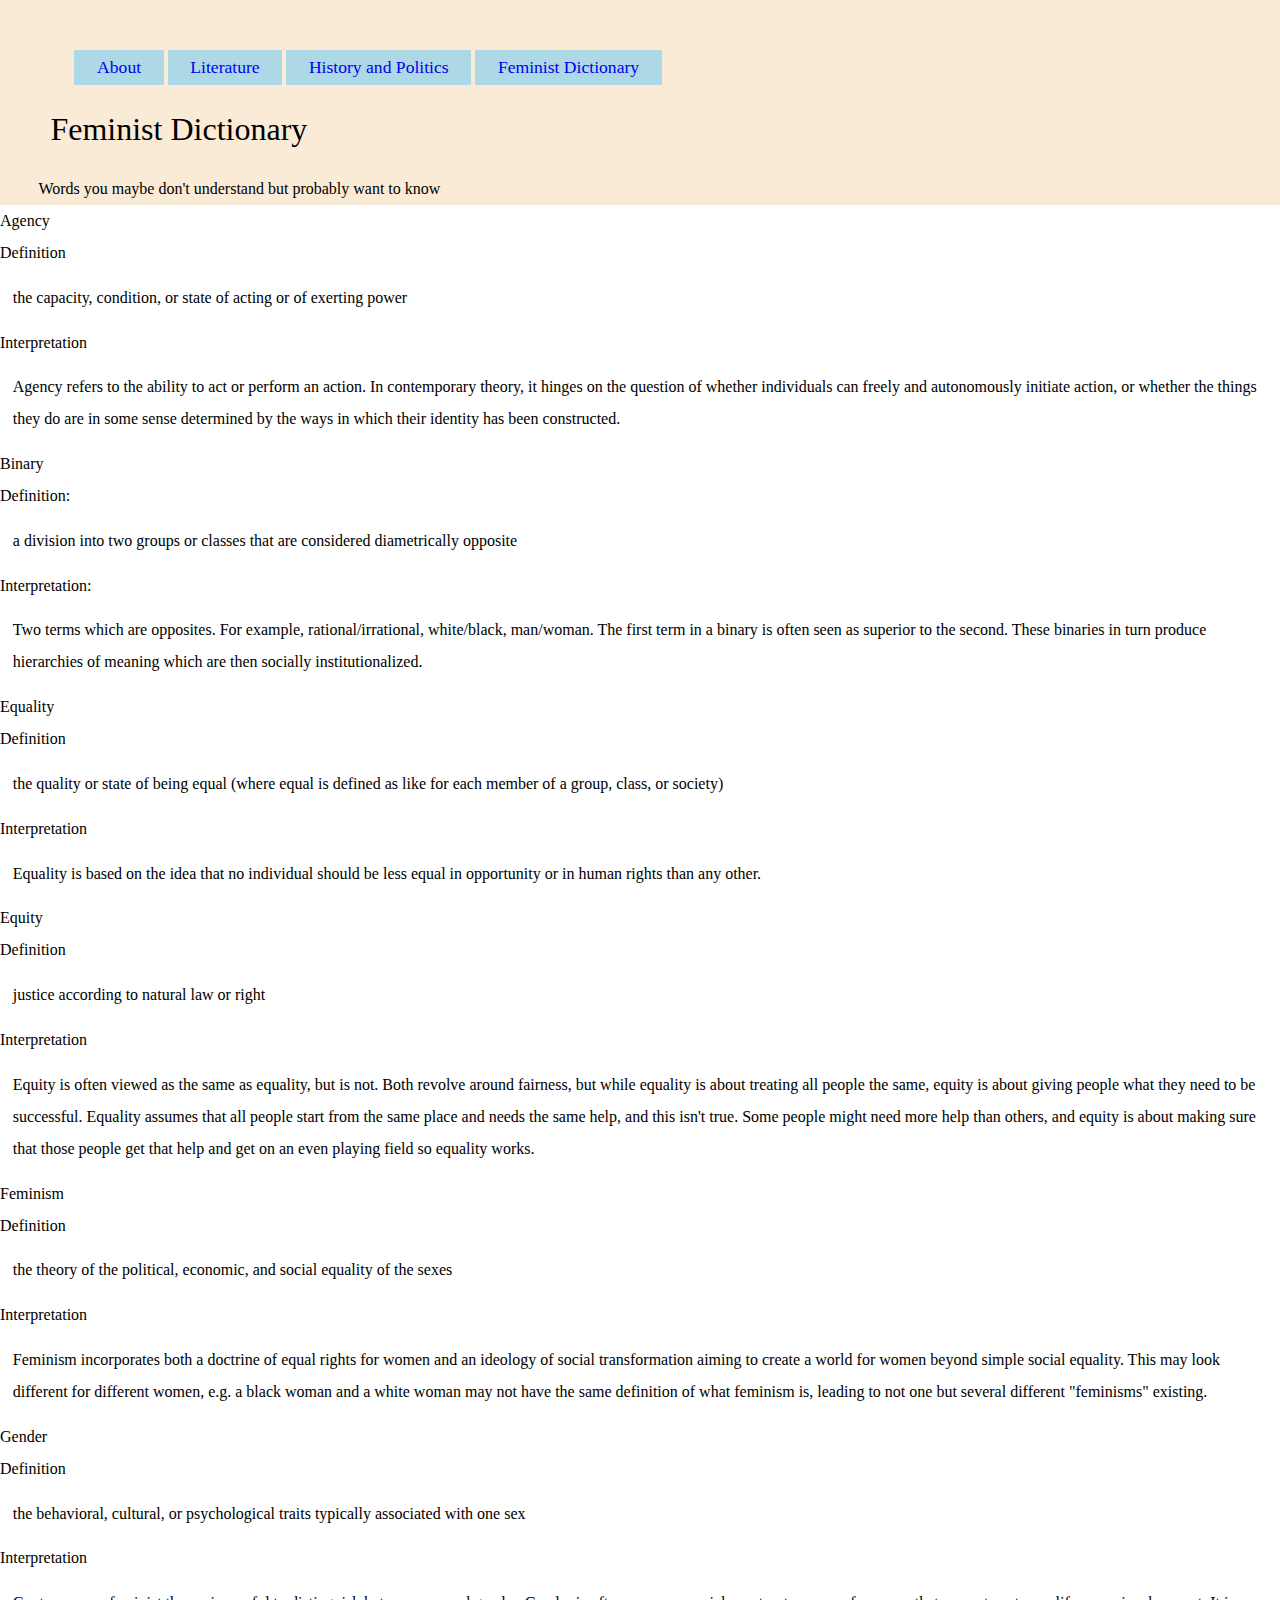
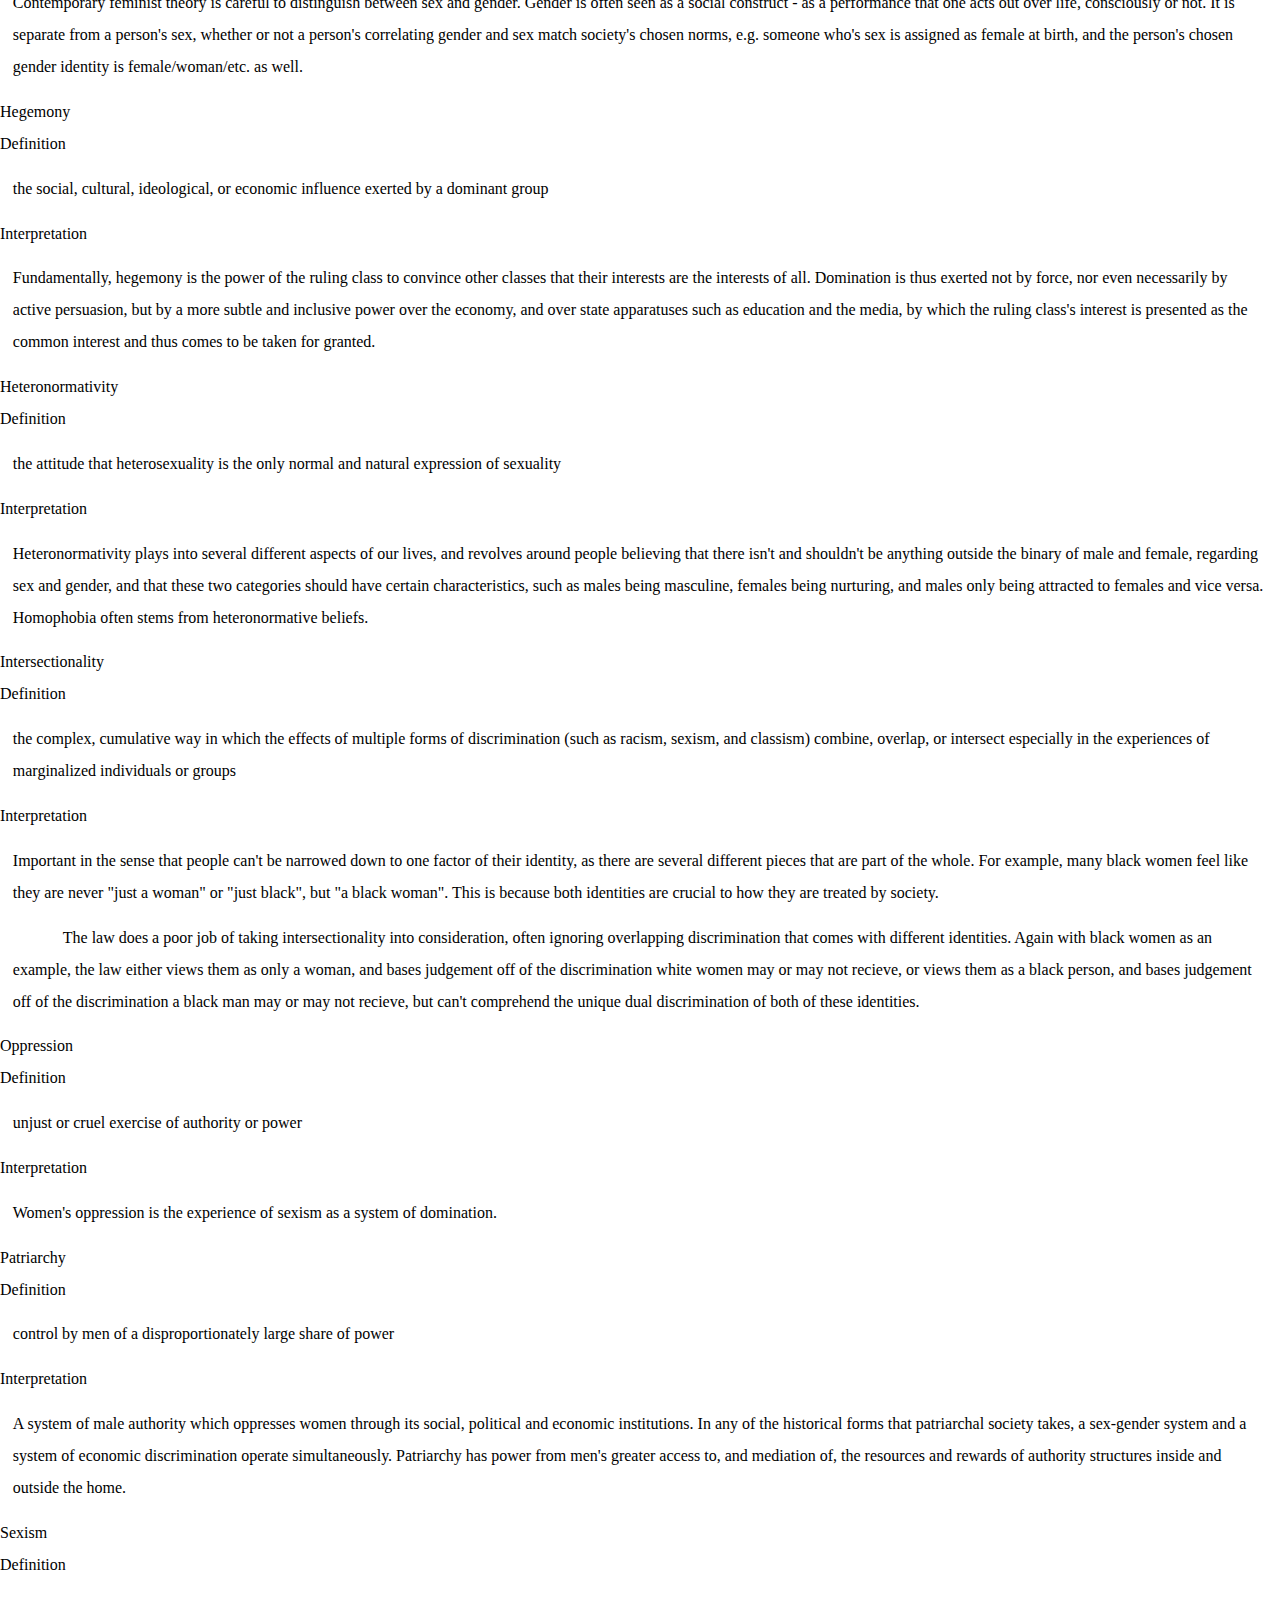
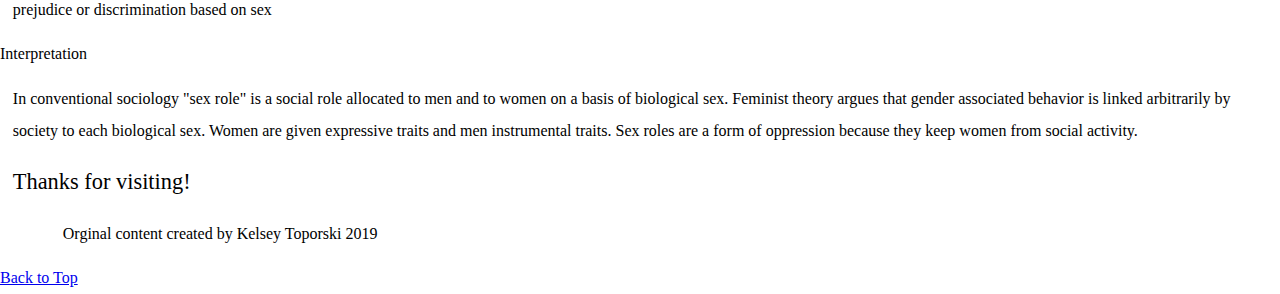
<file: femdict.html>
<!DOCTYPE html>
<html lang="en">
<head>
  <meta charset="UTF-8">

  <meta name="viewport" content="width=device-width, initial-scale=1.0">

  <!-- connects to the stylesheets -->
  <link rel="stylesheet" href="css/reset.css">
  <link rel="stylesheet" href="css/style.css">

  <!-- connect to a Google font -->  
  <!-- connect to a Font Aweseom font -->
  <!-- connect to a favicon -->

  <title>Women's Web - Dictionary</title>
</head>

<body>
  <header>
    <nav>
        <ul>
          <li><a href="index.html">About</a></li>
          <li><a href="literature.html">Literature</a></li>
          <li><a href="history.html">History and Politics</a></li>
          <li><a href="femdict.html">Feminist Dictionary</a></li>
        </ul>
    </nav>
      <!-- definitions from meriam webster -->
      <!-- interpretations from
            The Dictionary of Feminist Theory - Maggie Humm,
            Key Concepts In Post-Colonial Studies - Ashcroft, Bill, Gareth Griffiths, and Helen Tiffin,
            or myself -->
      <!-- interpretation of equity from https://everydayfeminism.com/2014/09/equality-is-not-enough/ -->

    <h1>Feminist Dictionary</h1>
    Words you maybe don't understand but probably want to know

  </header>

  <main>
  

      <!-- definitions from meriam webster -->
      <!-- interpretations from
            The Dictionary of Feminist Theory - Maggie Humm,
            Key Concepts In Post-Colonial Studies - Ashcroft, Bill, Gareth Griffiths, and Helen Tiffin,
            or myself -->
      <!-- interpretation of equity from https://everydayfeminism.com/2014/09/equality-is-not-enough/ -->

      <dl>
        <dt>Agency</dt>
        <dd>Definition
          <p>
            the capacity, condition, or state of acting or of exerting power
          </p>
        <dd>Interpretation
          <p>
            Agency refers to the ability to act or perform an action. In contemporary theory, it hinges on the question of whether individuals can freely and autonomously initiate action, or whether the things they do are in some sense determined by the ways in which their identity has been constructed.
          </p>

        
        <dt>Binary</dt>
        <dd>Definition:
          <p>
            a division into two groups or classes that are considered diametrically opposite
          </p></dd>
        <dd>Interpretation:
          <p>
            Two terms which are opposites. For example, rational/irrational, white/black, man/woman. The first term in a binary is often seen as superior to the second. These binaries in turn produce hierarchies of meaning which are then socially institutionalized.
          </p></dd>
        
          
        <dt>Equality</dt>
        <dd>Definition
          <p>
            the quality or state of being equal (where equal is defined as like for each member of a group, class, or society)
          </p></dd>
        <dd>Interpretation
          <p>
            Equality is based on the idea that no individual should be less equal in opportunity or in human rights than any other.
          </p></dd>
        
          
        <dt>Equity</dt>
        <dd>Definition
          <p>
            justice according to natural law or right
          </p></dd>
        <dd>Interpretation
          <p>
            Equity is often viewed as the same as equality, but is not. Both revolve around fairness, but while equality is about treating all people the same, equity is about giving people what they need to be successful. Equality assumes that all people start from the same place and needs the same help, and this isn't true. Some people might need more help than others, and equity is about making sure that those people get that help and get on an even playing field so equality works.
          </p></dd>
        
          
        <dt>Feminism</dt>
        <dd>Definition
          <p>
            the theory of the political, economic, and social equality of the sexes
          </p></dd>
        <dd>Interpretation
          <p>
            Feminism incorporates both a doctrine of equal rights for women and an ideology of social transformation aiming to create a world for women beyond simple social equality. This may look different for different women, e.g. a black woman and a white woman may not have the same definition of what feminism is, leading to not one but several different "feminisms" existing.
          </p></dd>
       
          
        <dt>Gender</dt>
        <dd>Definition
          <p>
            the behavioral, cultural, or psychological traits typically associated with one sex
          </p></dd>
        <dd>Interpretation
          <p>
            Contemporary feminist theory is careful to distinguish between sex and gender. Gender is often seen as a social construct - as a performance that one acts out over life, consciously or not. It is separate from a person's sex, whether or not a person's correlating gender and sex match society's chosen norms, e.g. someone who's sex is assigned as female at birth, and the person's chosen gender identity is female/woman/etc. as well.
          </p></dd>
        
          
        <dt>Hegemony</dt>
        <dd>Definition
          <p>
            the social, cultural, ideological, or economic influence exerted by a dominant group
          </p></dd>
        <dd>Interpretation
          <p>
            Fundamentally, hegemony is the power of the ruling class to convince other classes that their interests are the interests of all.  Domination is thus exerted not by force, nor even necessarily by active persuasion, but by a more subtle and inclusive power over the economy, and over state apparatuses such as education and the media, by which the ruling class's interest is presented as the common interest and thus comes to be taken for granted.
          </p></dd>
       
          
        <dt>Heteronormativity</dt>
        <dd>Definition
          <p>
            the attitude that heterosexuality is the only normal and natural expression of sexuality
          </p></dd>
        <dd>Interpretation
          <p>
            Heteronormativity plays into several different aspects of our lives, and revolves around people believing that there isn't and shouldn't be anything outside the binary of male and female, regarding sex and gender, and that these two categories should have certain characteristics, such as males being masculine, females being nurturing, and males only being attracted to females and vice versa. Homophobia often stems from heteronormative beliefs.
          </p></dd>
        
          
        <dt>Intersectionality</dt>
        <dd>Definition
          <p>
            the complex, cumulative way in which the effects of multiple forms of discrimination (such as racism, sexism, and classism) combine, overlap, or intersect especially in the experiences of marginalized individuals or groups
          </p></dd>
        <dd>Interpretation
          <p>
            Important in the sense that people can't be narrowed down to one factor of their identity, as there are several different pieces that are part of the whole. For example, many black women feel like they are never "just a woman" or "just black", but "a black woman". This is because both identities are crucial to how they are treated by society.
          </p>
          <p>
            The law does a poor job of taking intersectionality into consideration, often ignoring overlapping discrimination that comes with different identities. Again with black women as an example, the law either views them as only a woman, and bases judgement off of the discrimination white women may or may not recieve, or views them as a black person, and bases judgement off of the discrimination a black man may or may not recieve, but can't comprehend the unique dual discrimination of both of these identities.
          </p></dd>
           
          
        <dt>Oppression</dt>
        <dd>Definition
          <p>
            unjust or cruel exercise of authority or power
          </p></dd>
        <dd>Interpretation
          <p>
            Women's oppression is the experience of sexism as a system of domination.
          </p></dd>
       
          
        <dt>Patriarchy</dt>
        <dd>Definition
          <p>
            control by men of a disproportionately large share of power
          </p></dd>
        <dd>Interpretation
          <p>
            A system of male authority which oppresses women through its social, political and economic institutions. In any of the historical forms that patriarchal society takes, a sex-gender system and a system of economic discrimination operate simultaneously. Patriarchy has power from men's greater access to, and mediation of, the resources and rewards of authority structures inside and outside the home.
          </p></dd>
             
          
        <dt>Sexism</dt>
        <dd>Definition
          <p>
            prejudice or discrimination based on sex
          </p></dd>
        <dd>Interpretation
          <p>
            In conventional sociology "sex role" is a social role allocated to men and to women on a basis of biological sex. Feminist theory argues that gender associated behavior is linked arbitrarily by society to each biological sex. Women are given expressive traits and men instrumental traits. Sex roles are a form of oppression because they keep women from social activity.
          </p></dd>
      </dl>

    </main>

    <footer>
      <p class="thanks">
        Thanks for visiting! <i class="far fa-grin"></i>
      </p>
      <p>Orginal content created by Kelsey Toporski 2019</p>

      <a href="#top" class="tops">Back to Top</a>
    </footer>

</body>
</html>
</file>
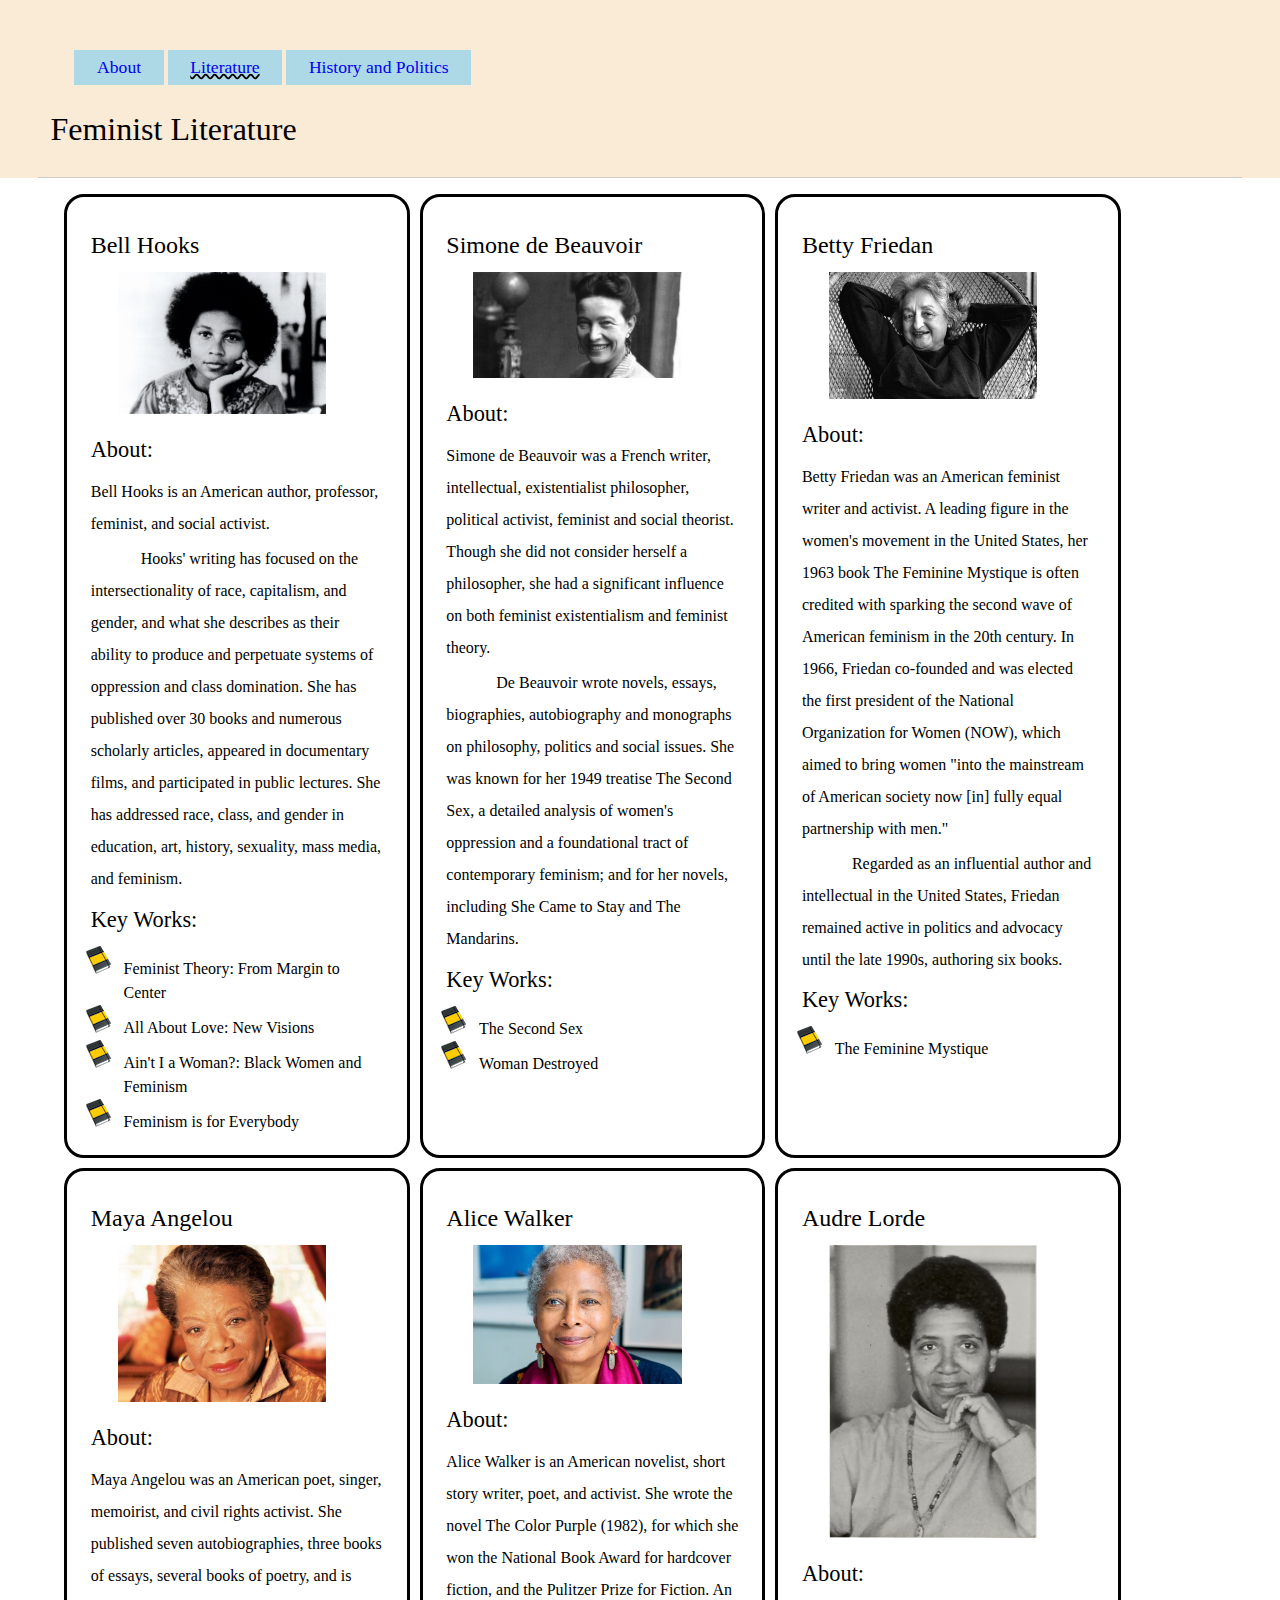
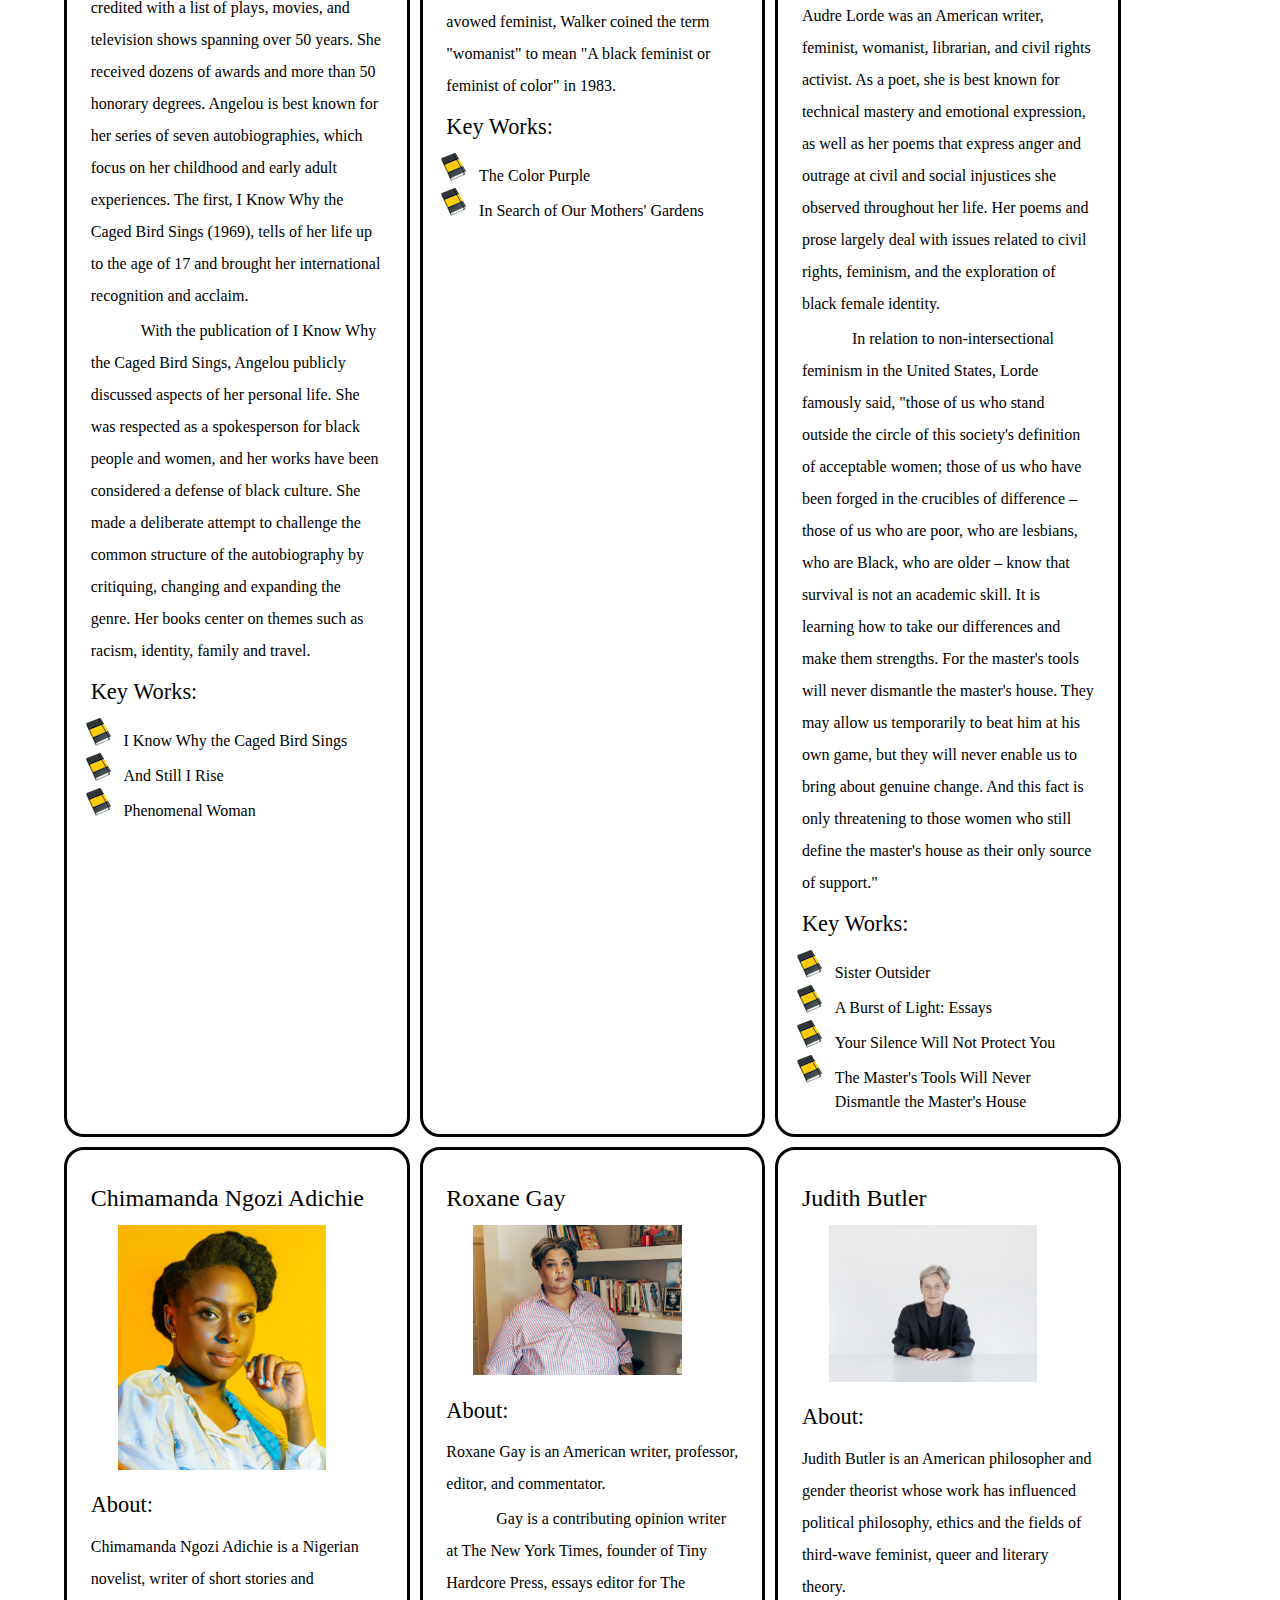
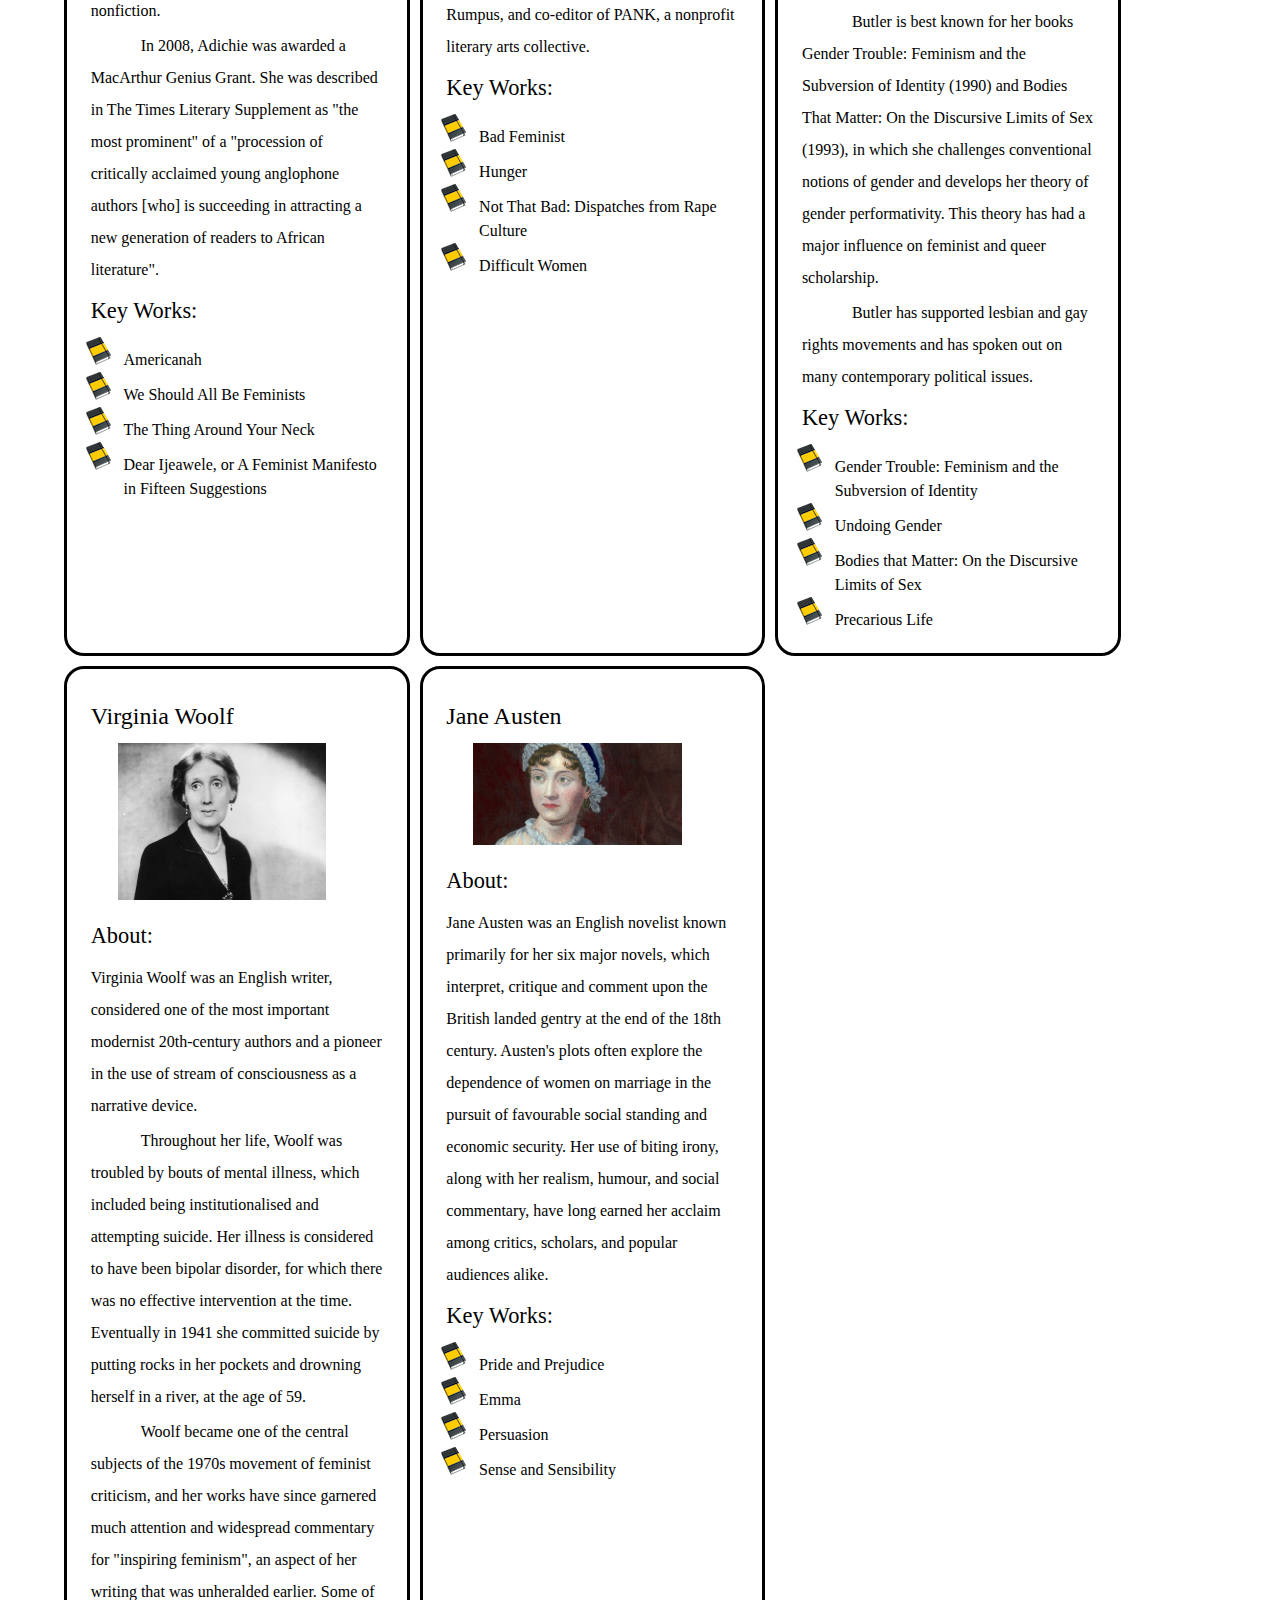
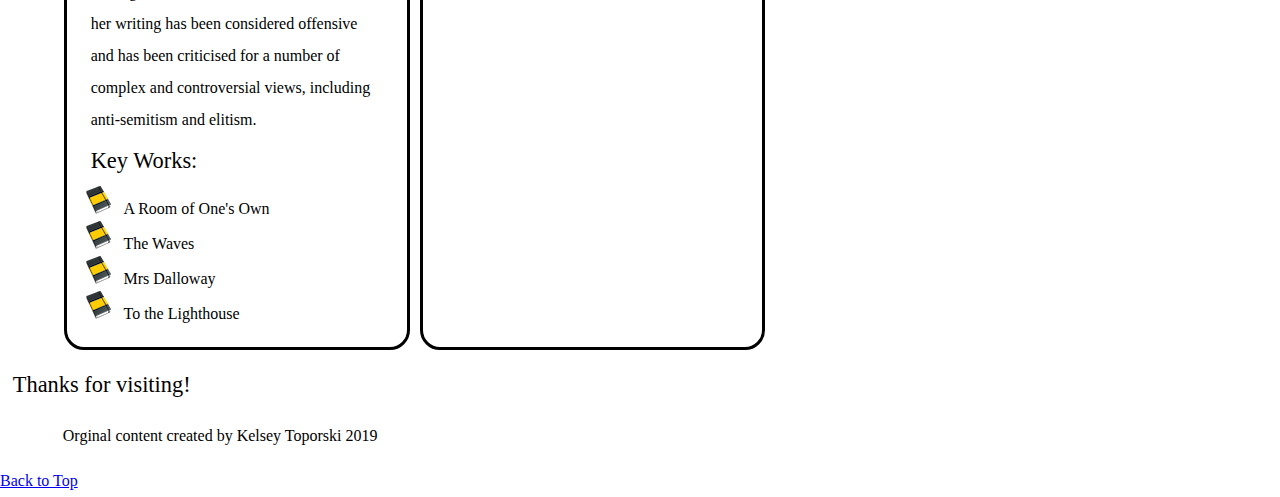
<file: literature.html>
<!DOCTYPE html>
<html lang="en">

<head>
  <meta charset="UTF-8">

  <meta name="viewport" content="width=device-width, initial-scale=1.0">

  <!-- connects to the stylesheets -->
  <link rel="stylesheet" href="css/reset.css">
  <link rel="stylesheet" href="css/style.css">
  <link href='https://fonts.googleapis.com/css?family=Anton' rel='stylesheet'>
  <link rel="preconnect" href="https://fonts.googleapis.com">
  <link rel="preconnect" href="https://fonts.gstatic.com" crossorigin>
  <link href="https://fonts.googleapis.com/css2?family=Merriweather&display=swap" rel="stylesheet">



  <!-- connect to a Google font -->
  <!-- connect to a Font Aweseom font -->
  <!-- connect to a favicon -->

  <title>Women's Web - Literature</title>
</head>

<body>
  <header>
    <nav>
      <ul>
        <li><a href="index.html">About</a></li>
        <li><a class="current" href="literature.html">Literature</a></li>
        <li><a href="history.html">History and Politics</a></li>
      </ul>
    </nav>
    <!-- definitions from meriam webster -->
    <!-- interpretations from
            The Dictionary of Feminist Theory - Maggie Humm,
            Key Concepts In Post-Colonial Studies - Ashcroft, Bill, Gareth Griffiths, and Helen Tiffin,
            or myself -->
    <!-- interpretation of equity from https://everydayfeminism.com/2014/09/equality-is-not-enough/ -->

    <h1>Feminist Literature</h1>
    <hr>

  </header>

  <main>
    <div class="grid">
      <div>
        <h2>Bell Hooks</h2>
        <img src="images/bell_hooks.jpg" width="200" alt="Image of bell hooks">
        <h3>About:</h3>
        <p>
          Bell Hooks is an American author, professor, feminist, and social activist.
        </p>
        <p>
          Hooks' writing has focused on the intersectionality of race, capitalism, and gender, and what she describes as
          their ability to produce and perpetuate systems of oppression and class domination. She has published over 30
          books and numerous scholarly articles, appeared in documentary films, and participated in public lectures. She
          has addressed race, class, and gender in education, art, history, sexuality, mass media, and feminism.
        </p>
        <h3>Key Works:</h3>
        <ul>
          <li>Feminist Theory: From Margin to Center</li>
          <li>All About Love: New Visions</li>
          <li>Ain't I a Woman?: Black Women and Feminism</li>
          <li>Feminism is for Everybody</li>
        </ul>
      </div>

      <div>
        <h2>Simone de Beauvoir</h2>
        <img src="images/simone_db.jpg" width="200" alt="Image of Simone de Beauvoir">
        <h3>About:</h3>
        <p>
          Simone de Beauvoir was a French writer, intellectual, existentialist philosopher, political activist, feminist
          and social theorist. Though she did not consider herself a philosopher, she had a significant influence on
          both feminist existentialism and feminist theory.
        </p>
        <p>
          De Beauvoir wrote novels, essays, biographies, autobiography and monographs on philosophy, politics and social
          issues. She was known for her 1949 treatise The Second Sex, a detailed analysis of women's oppression and a
          foundational tract of contemporary feminism; and for her novels, including She Came to Stay and The Mandarins.
        </p>
        <h3>Key Works:</h3>
        <ul>
          <li>The Second Sex</li>
          <li>Woman Destroyed</li>
        </ul>
      </div>

      <div>
        <h2>Betty Friedan</h2>
        <img src="images/betty_friedan.jpg" width="200" alt="Image of Betty Friedan">
        <h3>About:</h3>
        <p>
          Betty Friedan was an American feminist writer and activist. A leading figure in the women's movement in the
          United States, her 1963 book The Feminine Mystique is often credited with sparking the second wave of American
          feminism in the 20th century. In 1966, Friedan co-founded and was elected the first president of the National
          Organization for Women (NOW), which aimed to bring women "into the mainstream of American society now [in]
          fully equal partnership with men."
        </p>
        <p>
          Regarded as an influential author and intellectual in the United States, Friedan remained active in politics
          and advocacy until the late 1990s, authoring six books.
        </p>
        <h3>Key Works:</h3>
        <ul>
          <li>The Feminine Mystique</li>
        </ul>
      </div>

      <div>
        <h2>Maya Angelou</h2>
        <img src="images/maya_angelou.jpg" width="200" alt="Image of Maya Angelou">
        <h3>About:</h3>
        <p>
          Maya Angelou was an American poet, singer, memoirist, and civil rights activist. She published seven
          autobiographies, three books of essays, several books of poetry, and is credited with a list of plays, movies,
          and television shows spanning over 50 years. She received dozens of awards and more than 50 honorary degrees.
          Angelou is best known for her series of seven autobiographies, which focus on her childhood and early adult
          experiences. The first, I Know Why the Caged Bird Sings (1969), tells of her life up to the age of 17 and
          brought her international recognition and acclaim.
        </p>
        <p>
          With the publication of I Know Why the Caged Bird Sings, Angelou publicly discussed aspects of her personal
          life. She was respected as a spokesperson for black people and women, and her works have been considered a
          defense of black culture. She made a deliberate attempt to challenge the common structure of the autobiography
          by critiquing, changing and expanding the genre. Her books center on themes such as racism, identity, family
          and travel.
        </p>
        <h3>Key Works:</h3>
        <ul>
          <li>I Know Why the Caged Bird Sings</li>
          <li>And Still I Rise</li>
          <li>Phenomenal Woman</li>
        </ul>
      </div>

      <div>
        <h2>Alice Walker</h2>
        <img src="images/alice_walker.jpg" width="200" alt="Image of Alice Walker">
        <h3>About:</h3>
        <p>
          Alice Walker is an American novelist, short story writer, poet, and activist. She wrote the novel The Color
          Purple (1982), for which she won the National Book Award for hardcover fiction, and the Pulitzer Prize for
          Fiction. An avowed feminist, Walker coined the term "womanist" to mean "A black feminist or feminist of color"
          in 1983.
        </p>
        <h3>Key Works:</h3>
        <ul>
          <li>The Color Purple</li>
          <li>In Search of Our Mothers' Gardens</li>
        </ul>
      </div>

      <div>
        <h2>Audre Lorde</h2>
        <img src="images/audre_lorde.jpg" width="200" alt="Image of Audre Lorde">
        <h3>About:</h3>
        <p>
          Audre Lorde was an American writer, feminist, womanist, librarian, and civil rights activist. As a poet, she
          is best known for technical mastery and emotional expression, as well as her poems that express anger and
          outrage at civil and social injustices she observed throughout her life. Her poems and prose largely deal with
          issues related to civil rights, feminism, and the exploration of black female identity.
        </p>
        <p>
          In relation to non-intersectional feminism in the United States, Lorde famously said, "those of us who stand
          outside the circle of this society's definition of acceptable women; those of us who have been forged in the
          crucibles of difference – those of us who are poor, who are lesbians, who are Black, who are older – know that
          survival is not an academic skill. It is learning how to take our differences and make them strengths. For the
          master's tools will never dismantle the master's house. They may allow us temporarily to beat him at his own
          game, but they will never enable us to bring about genuine change. And this fact is only threatening to those
          women who still define the master's house as their only source of support."
        </p>
        <h3>Key Works:</h3>
        <ul>
          <li>Sister Outsider</li>
          <li>A Burst of Light: Essays</li>
          <li>Your Silence Will Not Protect You</li>
          <li>The Master's Tools Will Never Dismantle the Master's House</li>
        </ul>
      </div>

      <div>
        <h2>Chimamanda Ngozi Adichie</h2>
        <img src="images/chimamanda.jpg" width="200" alt="Image of Chimamanda Ngozi Adichie">
        <h3>About:</h3>
        <p>
          Chimamanda Ngozi Adichie is a Nigerian novelist, writer of short stories and nonfiction.
        </p>
        <p>
          In 2008, Adichie was awarded a MacArthur Genius Grant. She was described in The Times Literary Supplement as
          "the most prominent" of a "procession of critically acclaimed young anglophone authors [who] is succeeding in
          attracting a new generation of readers to African literature".
        </p>
        <h3>Key Works:</h3>
        <ul>
          <li>Americanah</li>
          <li>We Should All Be Feminists</li>
          <li>The Thing Around Your Neck</li>
          <li>Dear Ijeawele, or A Feminist Manifesto in Fifteen Suggestions</li>
        </ul>
      </div>

      <div>
        <h2>Roxane Gay</h2>
        <img src="images/roxane_gay.jpg" width="200" alt="Image of Roxane Gay">
        <h3>About:</h3>
        <p>
          Roxane Gay is an American writer, professor, editor, and commentator.
        </p>
        <p>
          Gay is a contributing opinion writer at The New York Times, founder of Tiny Hardcore Press, essays editor for
          The Rumpus, and co-editor of PANK, a nonprofit literary arts collective.
        </p>
        <h3>Key Works:</h3>
        <ul>
          <li>Bad Feminist</li>
          <li>Hunger</li>
          <li>Not That Bad: Dispatches from Rape Culture</li>
          <li>Difficult Women</li>
        </ul>
      </div>


      <div>
        <h2>Judith Butler</h2>
        <img src="images/judith_butler.jpg" width="200" alt="Image of Judith Butler">
        <h3>About:</h3>
        <p>
          Judith Butler is an American philosopher and gender theorist whose work has influenced political philosophy,
          ethics and the fields of third-wave feminist, queer and literary theory.
        </p>
        <p>
          Butler is best known for her books Gender Trouble: Feminism and the Subversion of Identity (1990) and Bodies
          That Matter: On the Discursive Limits of Sex (1993), in which she challenges conventional notions of gender
          and
          develops her theory of gender performativity. This theory has had a major influence on feminist and queer
          scholarship.
        </p>
        <p>
          Butler has supported lesbian and gay rights movements and has spoken out on many contemporary political
          issues.
        </p>
        <h3>Key Works:</h3>
        <ul>
          <li>Gender Trouble: Feminism and the Subversion of Identity</li>
          <li>Undoing Gender</li>
          <li>Bodies that Matter: On the Discursive Limits of Sex</li>
          <li>Precarious Life</li>
        </ul>
      </div>

      <div>
        <h2>Virginia Woolf</h2>
        <img src="images/virginia_woolf.jpg" width="200" alt="Image of Virginia Woolf">
        <h3>About:</h3>
        <p>
          Virginia Woolf was an English writer, considered one of the most important modernist 20th-century authors and
          a
          pioneer in the use of stream of consciousness as a narrative device.
        </p>
        <p>
          Throughout her life, Woolf was troubled by bouts of mental illness, which included being institutionalised and
          attempting suicide. Her illness is considered to have been bipolar disorder, for which there was no effective
          intervention at the time. Eventually in 1941 she committed suicide by putting rocks in her pockets and
          drowning
          herself in a river, at the age of 59.
        </p>
        <p>
          Woolf became one of the central subjects of the 1970s movement of feminist criticism, and her works have since
          garnered much attention and widespread commentary for "inspiring feminism", an aspect of her writing that was
          unheralded earlier. Some of her writing has been considered offensive and has been criticised for a number of
          complex and controversial views, including anti-semitism and elitism.
        </p>
        <h3>Key Works:</h3>
        <ul>
          <li>A Room of One's Own</li>
          <li>The Waves</li>
          <li>Mrs Dalloway</li>
          <li>To the Lighthouse</li>
        </ul>
      </div>

      <div>
        <h2>Jane Austen</h2>
        <img src="images/jane_austen.jpg" width="200" alt="Image of Jane Austen">
        <h3>About:</h3>
        <p>
          Jane Austen was an English novelist known primarily for her six major novels, which interpret, critique and
          comment upon the British landed gentry at the end of the 18th century. Austen's plots often explore the
          dependence of women on marriage in the pursuit of favourable social standing and economic security. Her use of
          biting irony, along with her realism, humour, and social commentary, have long earned her acclaim among
          critics,
          scholars, and popular audiences alike.
        </p>
        <h3>Key Works:</h3>
        <ul>
          <li>Pride and Prejudice</li>
          <li>Emma</li>
          <li>Persuasion</li>
          <li>Sense and Sensibility</li>
        </ul>
      </div>
    </div>
  </main>
  <footer>
    <p class="thanks">
      Thanks for visiting! <i class="far fa-grin"> </i>
    </p>
    <p>Orginal content created by Kelsey Toporski 2019</p>
    <a href="#top" class="tops">Back to Top</a>

  </footer>
</body>

</html>
</file>
<file: css/style.css>
body {
    line-height: 2;
}


header,
nav {
    padding-top: 2%;
    padding-left: 3%;
    padding-right: 3%;
    background-color: antiquewhite;

}

nav ul li {
    background-color: lightblue;
    display: inline-flex;
    font-size: 110%;
    padding-left: 2%;
    padding-right: 2%;

}

nav a {
    text-decoration: none;
}

a:visited {}

nav a.current {
    text-decoration-line: underline;
    text-decoration-style: wavy;
    text-decoration-color: black;

}


h1 {
    font-size: 200%;

}

h2 {
    font-size: 150%;
}

h3 {
    font-size: 140%;

}

h1,
h2,
h3 {
    margin: 1%;

}

.grid {
    display: grid;
    width: 90%;
    grid-template-columns: 30% 30% 30%;
    grid-template-rows: auto;
    margin-left: auto;
    margin-right: auto;
    gap: 10px;
}

.grid div {
    border: 3px solid black;
    border-radius: 20px;
    padding: 6%;
    margin-left: auto;
    margin-right: auto;
}

.grid img {
    width: 90%;
}


.grid div:nth-child(3n+1) {
    /* Set box shadow */
}

.grid div:nth-child(3n) {
    /* Set box shadow */
}

.grid div:nth-child(3n+2) {
    /* Set box shadow */
}


p+p {
    text-indent: 50px;
}

p {
    margin: 1%;
}


.grid ul li {
    line-height: 1.5;
    list-style-image: url('../images/sketchbook.png');
    margin-left: 10%;
    padding-left: 2%;
}

.thanks {
    font-size: 140%;
}

.intro {
    display: grid;
    grid-template-columns: 90%;
    grid-template-columns: auto;
}

.intro h2 {
    padding-left: 10%;
    background-color: antiquewhite;
}

main img {
    padding-left: 10%;
    padding-right: 10%;
    width: 70%;
}
</file>
